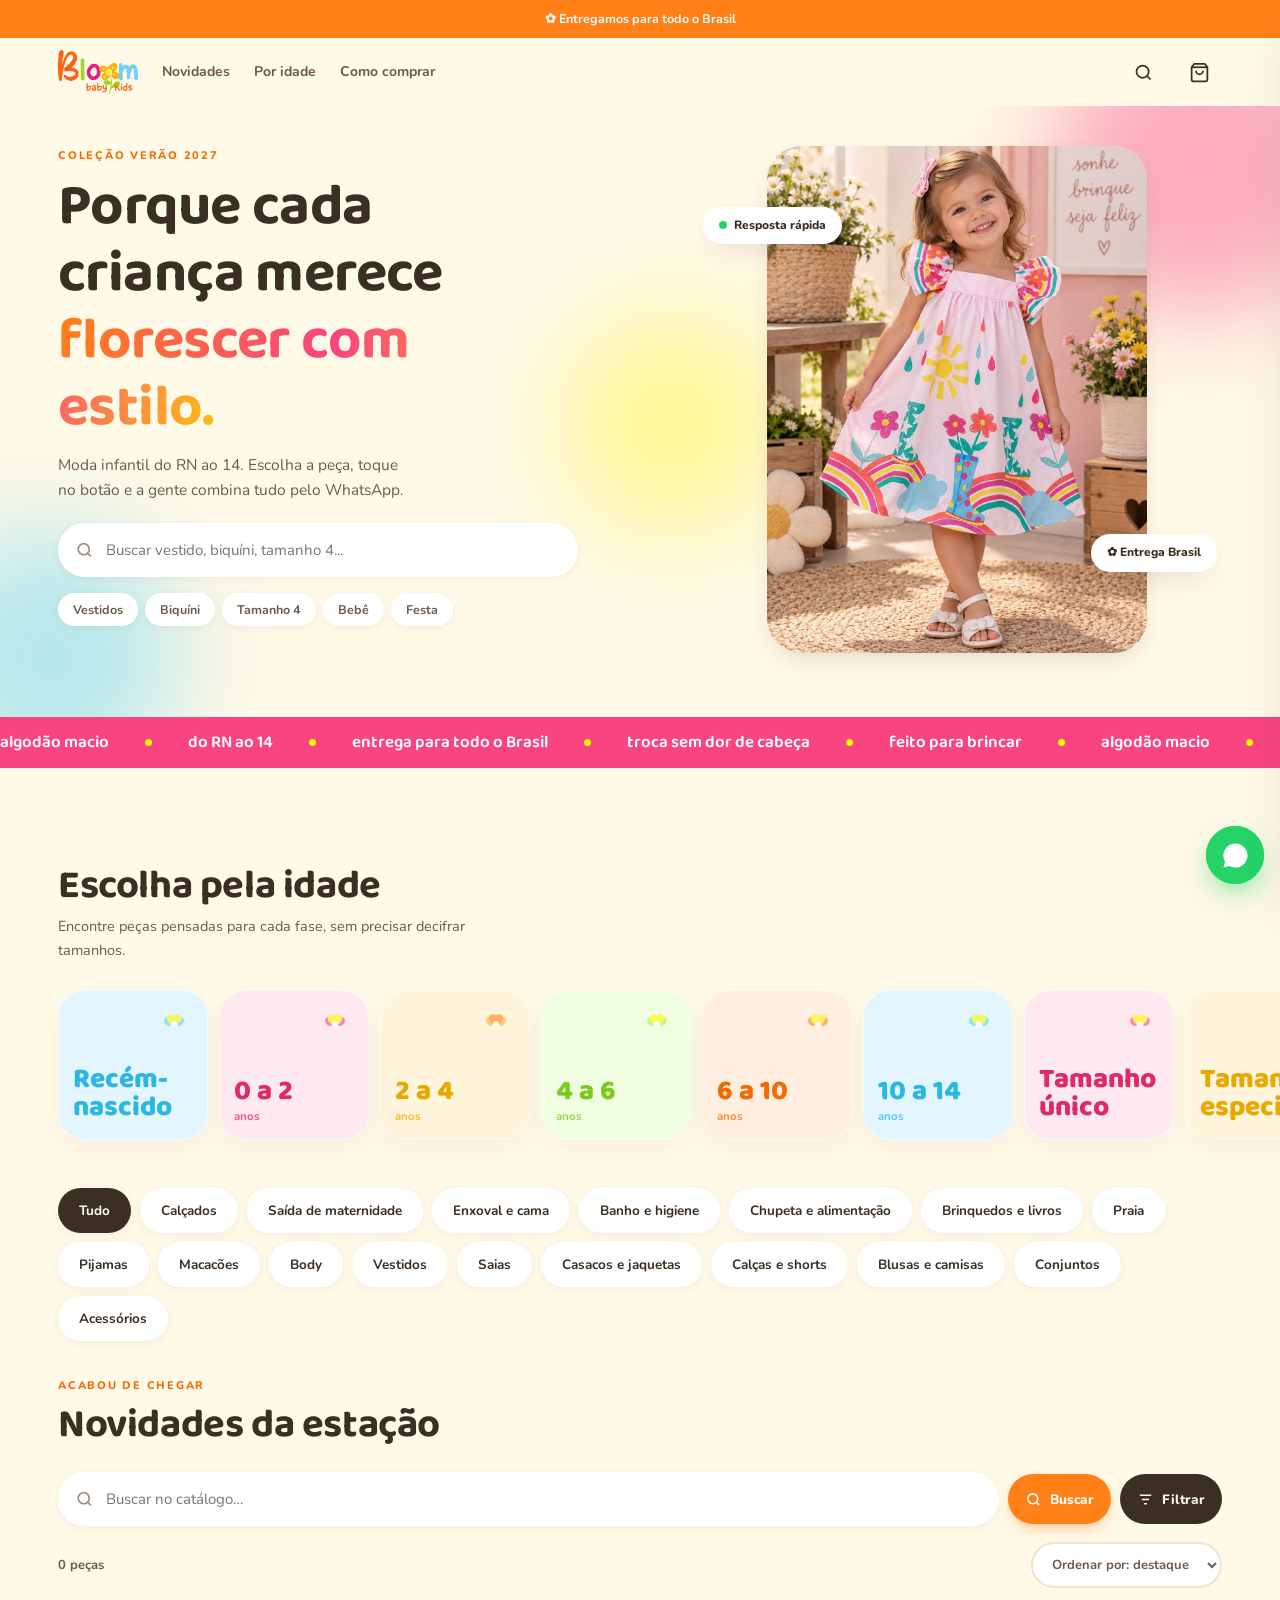
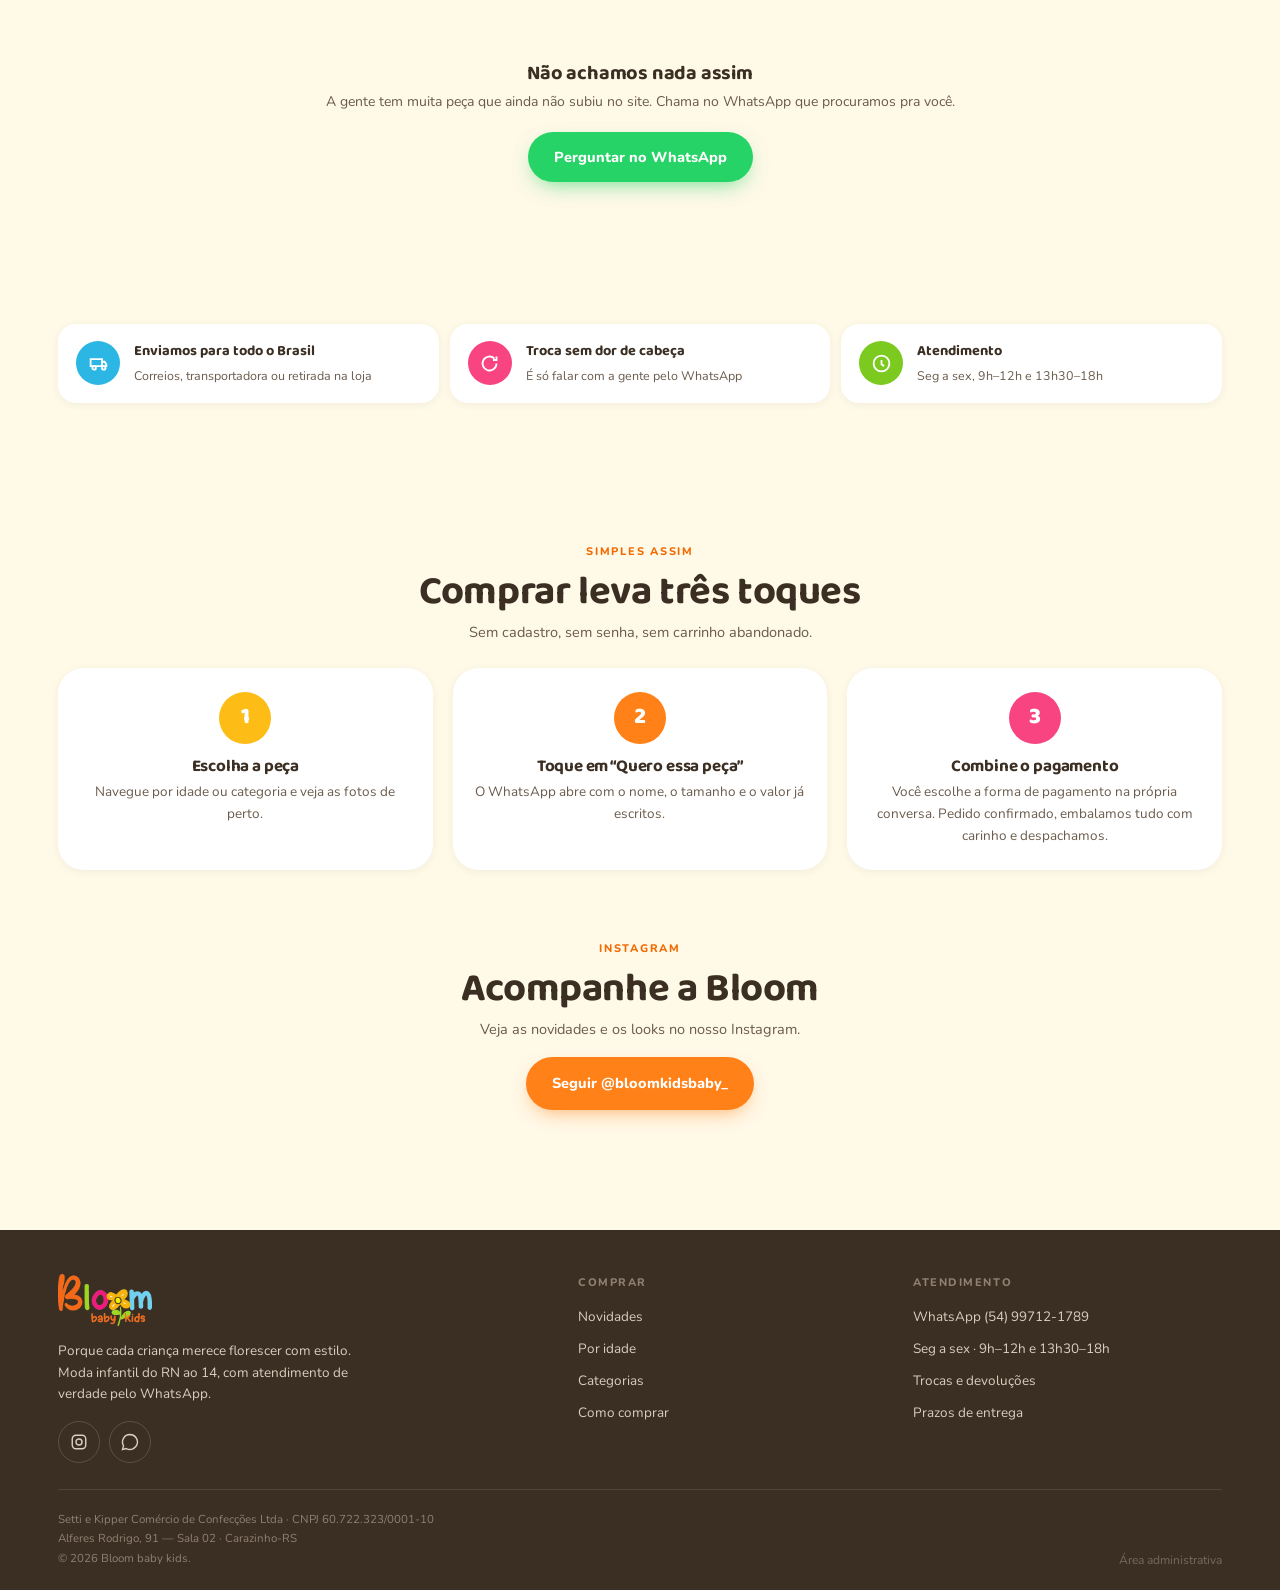
<file: index.html>
<!DOCTYPE html>
<html lang="pt-BR">

<head>
  <meta charset="UTF-8">
  <meta name="viewport" content="width=device-width, initial-scale=1.0, viewport-fit=cover">
  <meta name="theme-color" content="#FFF9E8">
  <meta name="description" content="Bloom Kids, a Bloom baby kids: moda infantil do RN ao 14. Encontre roupas, vestidos, conjuntos, calçados e acessórios em Carazinho e pelo WhatsApp.">
  <meta name="robots" content="index, follow">
  <link rel="canonical" href="https://bloombabyekids.com.br/">
  <meta property="og:type" content="website">
  <meta property="og:locale" content="pt_BR">
  <meta property="og:site_name" content="Bloom baby kids">
  <meta property="og:title" content="Bloom Kids | Bloom baby kids">
  <meta property="og:description" content="Moda infantil do RN ao 14 em Carazinho. Escolha roupas e acessórios e fale com a Bloom pelo WhatsApp.">
  <meta property="og:url" content="https://bloombabyekids.com.br/">
  <link rel="icon" type="image/svg+xml" href="favicon.svg?v=2">
  <link rel="apple-touch-icon" href="favicon.svg?v=2">
  <meta name="twitter:card" content="summary">
  <meta name="twitter:title" content="Bloom Kids | Bloom baby kids">
  <meta name="twitter:description" content="Moda infantil do RN ao 14 em Carazinho, com atendimento pelo WhatsApp.">
  <title>Bloom Kids | Bloom baby kids - Moda infantil</title>
  <script type="application/ld+json">
    {
      "@context": "https://schema.org",
      "@type": "ClothingStore",
      "name": "Bloom baby kids",
      "alternateName": "Bloom Kids",
      "url": "https://bloombabyekids.com.br/",
      "logo": "https://bloombabyekids.com.br/favicon.svg",
      "description": "Moda infantil do RN ao 14, com roupas, calçados e acessórios para crianças.",
      "telephone": "+55 54 99712-1789",
      "address": {
        "@type": "PostalAddress",
        "streetAddress": "Alferes Rodrigo, 91, Sala 02",
        "addressLocality": "Carazinho",
        "addressRegion": "RS",
        "addressCountry": "BR"
      },
      "areaServed": "BR",
      "sameAs": ["https://www.instagram.com/bloomkidsbaby_/"]
    }
  </script>
  <link rel="preconnect" href="https://fonts.googleapis.com">
  <link rel="preconnect" href="https://fonts.gstatic.com" crossorigin>
  <link
    href="https://fonts.googleapis.com/css2?family=Baloo+2:wght@500;600;700;800&family=Nunito:wght@300;400;600;700;800&display=swap"
    rel="stylesheet">
    <link rel="stylesheet" href="css/style.css">
  <script src="js/script.js?v=prod22" defer></script>
</head>

<body>

  <div id="avisos">
    <div class="t">
      <div class="m on">✿ Entregamos para todo o Brasil</div>
      <div class="m">✿ Atendimento de segunda a sexta, 9h–12h e 13h30–18h</div>
      <div class="m">✿ Peça pelo WhatsApp, é só tocar na peça que você gostou</div>
    </div>
  </div>

  <header id="topo">
    <div class="wrap barra">
      <a href="#" class="logo"><img src="logo.png" alt="Bloom baby kids"></a>
      <nav class="nav-links">
        <a href="#vitrine">Novidades</a>
        <a href="#idades">Por idade</a>
        <a href="#comprar">Como comprar</a>
      </nav>
      <div class="esp"></div>
      <button class="ico" id="btBusca" aria-label="Buscar">
        <svg viewBox="0 0 24 24">
          <circle cx="11" cy="11" r="7"></circle>
          <path d="M20 20l-3.5-3.5"></path>
        </svg>
      </button>
      <button class="ico" id="btFav" aria-label="Sua Sacola" title="Sua Sacola">
        <svg viewBox="0 0 24 24" fill="none" stroke="currentColor" stroke-width="2">
          <path d="M6 2L3 6v14a2 2 0 0 0 2 2h14a2 2 0 0 0 2-2V6l-3-4z"></path>
          <line x1="3" y1="6" x2="21" y2="6"></line>
          <path d="M16 10a4 4 0 0 1-8 0"></path>
        </svg>
        <span class="selo" id="seloFav">0</span>
      </button>
      <button class="ico burguer" id="btMenu" aria-label="Menu">
        <svg viewBox="0 0 24 24">
          <path d="M4 7h16M4 12h16M4 17h16"></path>
        </svg>
      </button>
    </div>
  </header>

  <nav class="menu" id="menu">
    <div class="topo">
      <img src="logo.png" alt="Bloom baby kids">
      <button class="ico" id="fecharMenu" aria-label="Fechar">
        <svg viewBox="0 0 24 24">
          <path d="M6 6l12 12M18 6L6 18"></path>
        </svg>
      </button>
    </div>
    <a href="#vitrine">Novidades</a>
    <a href="#idades">Por idade</a>
    <a href="#categorias">Categorias</a>
    <a href="#comprar">Como comprar</a>
    <a href="#contato">Fale com a gente</a>
    <div class="pe">
      <button class="b b-wa b-cheio" onclick="wa('Olá! Estou no site da Bloom 🌼')">
        <svg viewBox="0 0 24 24" style="width:19px;height:19px;fill:#fff">
          <path d="M12 2a10 10 0 0 0-8.6 15.1L2 22l5-1.3A10 10 0 1 0 12 2z"></path>
        </svg>
        Falar no WhatsApp
      </button>
      <p>Seg a sex · 9h–12h e 13h30–18h</p>
    </div>
  </nav>

  <div class="capa">
    <div class="bolhas"><span class="bolha b1"></span><span class="bolha b2"></span><span class="bolha b3"></span></div>
    <div class="wrap capa-in">
      <div>
        <div class="olho rv" id="colecaoHero">Coleção Verão 2027</div>
        <h1 class="rv d1">Porque cada criança merece <span class="g">florescer com estilo.</span></h1>
        <p class="lead rv d2">Moda infantil do RN ao 14. Escolha a peça, toque no botão e a gente combina tudo pelo
          WhatsApp.</p>
        <div class="busca rv d3">
          <div class="campo">
            <svg viewBox="0 0 24 24">
              <circle cx="11" cy="11" r="7" />
              <path d="M20 20l-3.5-3.5" />
            </svg>
            <input type="text" id="buscaHero" placeholder="Buscar vestido, biquíni, tamanho 4..." autocomplete="off">
            <button class="limpaX" aria-label="Limpar busca">✕</button>
            <div class="auto" id="autoHero"></div>
          </div>
        </div>
        <div class="sugestoes rv d4" id="sugestoes"></div>
      </div>
      <div class="capa-foto rv d3">
        <div class="moldura"><img id="bannerImg" src="destaque.jpeg" alt="Vestido Margarida Neon"></div>
        <span class="etiq e1"><span class="pt"></span> Resposta rápida</span>
        <span class="etiq e2">✿ Entrega Brasil</span>
      </div>
    </div>
  </div>

  <div class="faixa">
    <div class="corre">
      <span>algodão macio <i></i> do RN ao 14 <i></i> entrega para todo o Brasil <i></i> troca sem dor de cabeça <i></i>
        feito para brincar <i></i></span>
      <span>algodão macio <i></i> do RN ao 14 <i></i> entrega para todo o Brasil <i></i> troca sem dor de cabeça <i></i>
        feito para brincar <i></i></span>
    </div>
  </div>

  <section id="idades" style="padding-bottom:12px">
    <div class="wrap">
      <div class="cab">
        <div class="olho rv">Encontre rápido</div>
        <h2 class="rv d1">Escolha pela idade</h2>
        <p class="rv d2">Encontre peças pensadas para cada fase, sem precisar decifrar tamanhos.</p>
      </div>
    </div>
    <div class="wrap">
      <div class="rolo">
        <div class="idades rv d2" id="listaIdades"></div>
      </div>
    </div>
  </section>

  <section id="categorias" style="padding-top:22px;padding-bottom:16px">
    <div class="wrap">
      <div class="rolo">
        <div class="cats rv" id="cats"></div>
      </div>
    </div>
  </section>

  <section id="vitrine" style="padding-top:14px">
    <div class="wrap">
      <div class="cab">
        <div class="olho rv">Acabou de chegar</div>
        <h2 class="rv d1">Novidades da estação</h2>
      </div>
      <div class="barra-vit">
        <div class="campo">
          <svg viewBox="0 0 24 24">
            <circle cx="11" cy="11" r="7" />
            <path d="M20 20l-3.5-3.5" />
          </svg>
          <input type="text" id="buscaVit" placeholder="Buscar no catálogo…" autocomplete="off">
          <button class="limpaX" aria-label="Limpar busca">✕</button>
          <div class="auto" id="autoVit"></div>
        </div>
        <button class="bt-buscar" id="btExecBusca" aria-label="Buscar">
          <svg viewBox="0 0 24 24">
            <circle cx="11" cy="11" r="7" />
            <path d="M20 20l-3.5-3.5" />
          </svg>
          <span>Buscar</span>
        </button>
        <button class="bt-filtro" id="btFiltro">
          <svg viewBox="0 0 24 24">
            <path d="M4 6h16M7 12h10M10 18h4" />
          </svg>
          <span>Filtrar</span><span class="nf" id="nFiltro">0</span>
        </button>
      </div>
      <div class="ativos" id="ativos"></div>
      <div class="filtros">
        <span class="conta" id="conta"></span>
        <div style="flex:1"></div>
        <select class="ordena" id="ordena">
          <option value="rel">Ordenar por: destaque</option>
          <option value="asc">Menor preço</option>
          <option value="desc">Maior preço</option>
          <option value="novo">Novidades primeiro</option>
        </select>
      </div>
      <div class="grade" id="grade"></div>
      <div class="maisvit" id="maisVit"></div>

    </div>
    </div>
  </section>

  <section style="padding-top:16px">
    <div class="wrap">
      <div class="conf">
        <div class="ci rv"><span class="cir" style="background:var(--azul-d)">
            <svg viewBox="0 0 24 24">
              <path d="M3 7h13v8H3zM16 10h3l2 3v2h-5z"></path>
              <circle cx="7" cy="17" r="2"></circle>
              <circle cx="18" cy="17" r="2"></circle>
            </svg></span>
          <div><b>Enviamos para todo o Brasil</b><span>Correios, transportadora ou retirada na loja</span></div>
        </div>
        <div class="ci rv d1"><span class="cir" style="background:var(--rosa)">
            <svg viewBox="0 0 24 24">
              <path d="M20 12a8 8 0 1 1-2.3-5.6M20 4v4h-4"></path>
            </svg></span>
          <div><b>Troca sem dor de cabeça</b><span>É só falar com a gente pelo WhatsApp</span></div>
        </div>
        <div class="ci rv d2"><span class="cir" style="background:var(--verde-d)">
            <svg viewBox="0 0 24 24">
              <path d="M12 8v5l3 2"></path>
              <circle cx="12" cy="12" r="9"></circle>
            </svg></span>
          <div><b>Atendimento</b><span>Seg a sex, 9h–12h e 13h30–18h</span></div>
        </div>
      </div>
    </div>
  </section>

  <section id="comprar">
    <div class="wrap">
      <div class="cab" style="text-align:center">
        <div class="olho rv">Simples assim</div>
        <h2 class="rv d1">Comprar leva três toques</h2>
        <p class="rv d2" style="margin:6px auto 0">Sem cadastro, sem senha, sem carrinho abandonado.</p>
      </div>
      <div class="passos">
        <div class="passo rv d1">
          <div class="n" style="background:var(--ambar)">1</div>
          <h4>Escolha a peça</h4>
          <p>Navegue por idade ou categoria e veja as fotos de perto.</p>
        </div>
        <div class="passo rv d2">
          <div class="n" style="background:var(--laranja)">2</div>
          <h4>Toque em “Quero essa peça”</h4>
          <p>O WhatsApp abre com o nome, o tamanho e o valor já escritos.</p>
        </div>
        <div class="passo rv d3">
          <div class="n" style="background:var(--rosa)">3</div>
          <h4>Combine o pagamento</h4>
          <p>Você escolhe a forma de pagamento na própria conversa. Pedido confirmado, embalamos tudo com carinho e despachamos.</p>
        </div>
      </div>
    </div>
  </section>

  <section style="padding-top:0">
    <div class="wrap">
      <div class="cab" style="text-align:center">
        <div class="olho rv">Instagram</div>
        <h2 class="rv d1">Acompanhe a Bloom</h2>
        <p class="rv d2" style="margin:6px auto 16px">Veja as novidades e os looks no nosso Instagram.</p>
        <a class="b b-laranja rv d2" href="https://www.instagram.com/bloomkidsbaby_/" target="_blank" rel="noopener noreferrer">
          Seguir @bloomkidsbaby_
        </a>
      </div>
    </div>
  </section>

  <footer id="contato">
    <div class="wrap">
      <div class="fg">
        <div>
          <img src="logo.png" alt="Bloom baby kids" class="logo-f">
          <p style="font-size:13.5px;max-width:300px">Porque cada criança merece florescer com estilo.
            Moda infantil do RN ao 14, com atendimento de verdade pelo WhatsApp.</p>
          <div class="redes">
            <a href="https://www.instagram.com/bloomkidsbaby_/" target="_blank" rel="noopener noreferrer" title="Instagram"><svg viewBox="0 0 24 24">
                <rect x="3" y="3" width="18" height="18" rx="5"></rect>
                <circle cx="12" cy="12" r="4"></circle>
                <path d="M17.5 6.5v.01"></path>
              </svg></a>
            <a href="#" onclick="wa('Olá! Vim pelo site 🌼');return false" title="WhatsApp"><svg viewBox="0 0 24 24">
                <path d="M12 2a10 10 0 0 0-8.6 15.1L2 22l5-1.3A10 10 0 1 0 12 2z"></path>
              </svg></a>
          </div>
        </div>
        <div>
          <h5>Comprar</h5>
          <ul>
            <li><a href="#vitrine">Novidades</a></li>
            <li><a href="#idades">Por idade</a></li>
            <li><a href="#categorias">Categorias</a></li>
            <li><a href="#comprar">Como comprar</a></li>
          </ul>
        </div>
        <div>
          <h5>Atendimento</h5>
          <ul>
            <li><a href="#" onclick="wa('Olá! Tenho uma dúvida 🌼');return false">WhatsApp (54) 99712-1789</a></li>
            <li><a href="#" onclick="return false">Seg a sex · 9h–12h e 13h30–18h</a></li>
            <li><a href="#" onclick="wa('Olá! Gostaria de saber como funcionam as trocas e devoluções 🌼');return false">Trocas e devoluções</a></li>
            <li><a href="#" onclick="wa('Olá! Gostaria de saber sobre os prazos de entrega 🌼');return false">Prazos de entrega</a></li>
          </ul>
        </div>
      </div>
      <div class="fb">
        <div>
          Setti e Kipper Comércio de Confecções Ltda · CNPJ 60.722.323/0001-10<br>
          Alferes Rodrigo, 91 — Sala 02 · Carazinho-RS<br>
          © 2026 Bloom baby kids.
        </div>
        <button class="acesso-admin" type="button" onclick="window.location.href='bloom-painel.html'">Área administrativa</button>
      </div>
    </div>
  </footer>

  <div class="tela" id="tela">
    <div class="ficha" id="ficha">
      <span class="puxa"><i></i></span>
      <button class="fechar" onclick="fecharFicha()" aria-label="Fechar">
        <svg viewBox="0 0 24 24">
          <path d="M6 6l12 12M18 6L6 18"></path>
        </svg>
      </button>
      <div class="ficha-scroll" id="fichaScroll">
        <div class="f-foto">
          <div class="f-palco" id="fPalco"></div>
        </div>
        <div class="f-corpo">
          <div class="olho" id="fCat"></div>
          <h3 id="fNome"></h3>
          <div class="f-preco"><span class="ag" id="fPreco"></span><span class="an" id="fAntigo"></span></div>
          <p class="f-desc" id="fDesc"></p>
          <div class="rot">
            <span>Tamanho</span>
            <button type="button" class="bt-duvida-tam" onclick="wa('Olá! Preciso de ajuda para escolher o tamanho 🌼')">
              <svg viewBox="0 0 24 24" width="14" height="14" fill="none" stroke="currentColor" stroke-width="2.2">
                <circle cx="12" cy="12" r="9" />
                <path d="M9.09 9a3 3 0 0 1 5.83 1c0 2-3 3-3 3" />
                <path d="M12 17h.01" />
              </svg>
              Dúvidas no tamanho?
            </button>
          </div>
          <div class="tams" id="fTams"></div>
          <div class="disp" id="fDisp"></div>
          <div class="f-botoes">
            <button class="b b-rosa b-cheio" id="fFav">&nbsp; Adicionar à Sacola</button>
            <button class="b b-wa b-cheio" id="fWa">
              <svg viewBox="0 0 24 24" style="width:20px;height:20px;fill:#fff">
                <path d="M12 2a10 10 0 0 0-8.6 15.1L2 22l5-1.3A10 10 0 1 0 12 2z"></path>
              </svg>
              Comprar só essa no WhatsApp
            </button>
          </div>
          <div class="previa">
            <div class="cap">Mensagem que vai para o WhatsApp</div>
            <div class="bolha-wa" id="fBolha"></div>
          </div>
          <div class="vant">
            <div><svg viewBox="0 0 24 24">
                <path d="M3 7h13v8H3zM16 10h3l2 3v2h-5z"></path>
                <circle cx="7" cy="17" r="2"></circle>
                <circle cx="18" cy="17" r="2"></circle>
              </svg> Enviamos para todo o Brasil</div>
            <div><svg viewBox="0 0 24 24">
                <path d="M4 8h16v12H4zM4 8l2-4h12l2 4M12 8v12"></path>
              </svg> Embalagem caprichada, sem custo</div>
            <div><svg viewBox="0 0 24 24">
                <path d="M20 12a8 8 0 1 1-2.3-5.6M20 4v4h-4"></path>
              </svg> Troca combinada pelo WhatsApp</div>
          </div>
        </div>
      </div>
    </div>
  </div>

  <div class="tela-f" id="telaF">
    <div class="folha-f">
      <div class="fh">
        <h3>Filtrar</h3>
        <button class="ico" id="fecharF" aria-label="Fechar">
          <svg viewBox="0 0 24 24">
            <path d="M6 6l12 12M18 6L6 18" />
          </svg>
        </button>
      </div>
      <div class="fc" id="folhaCorpo"></div>
      <div class="ff">
        <button class="b b-linha" id="limparF">Limpar</button>
        <button class="b b-laranja" id="verN" style="flex:1">Ver peças</button>
      </div>
    </div>
  </div>

  <aside class="gaveta" id="gaveta">
    <div class="g-topo">
      <div>
        <h3>Sua Sacola</h3>
        <p id="gConta">sua sacola está vazia</p>
      </div>
      <button class="ico" onclick="fecharGaveta()" aria-label="Fechar">
        <svg viewBox="0 0 24 24">
          <path d="M6 6l12 12M18 6L6 18"></path>
        </svg>
      </button>
    </div>
    <div class="g-corpo" id="gCorpo"></div>
    <div class="g-pe">
      <div class="g-total"><span>Total do pedido</span><b id="gTotal">R$ 0,00</b></div>
      <button class="b b-wa b-cheio" id="gWa">Finalizar pedido no WhatsApp</button>
    </div>
  </aside>

  <button class="fab" id="fab" onclick="wa('Olá! Estou no site da Bloom e queria tirar uma dúvida 🌼')"
    aria-label="WhatsApp">
    <span class="anel"></span>
    <svg viewBox="0 0 24 24">
      <path d="M12 2a10 10 0 0 0-8.6 15.1L2 22l5-1.3A10 10 0 1 0 12 2z"></path>
    </svg>
  </button>

  <div class="cortina" id="cortina"></div>
  <div class="aviso" id="aviso"></div>
</body>

</html>
</file>
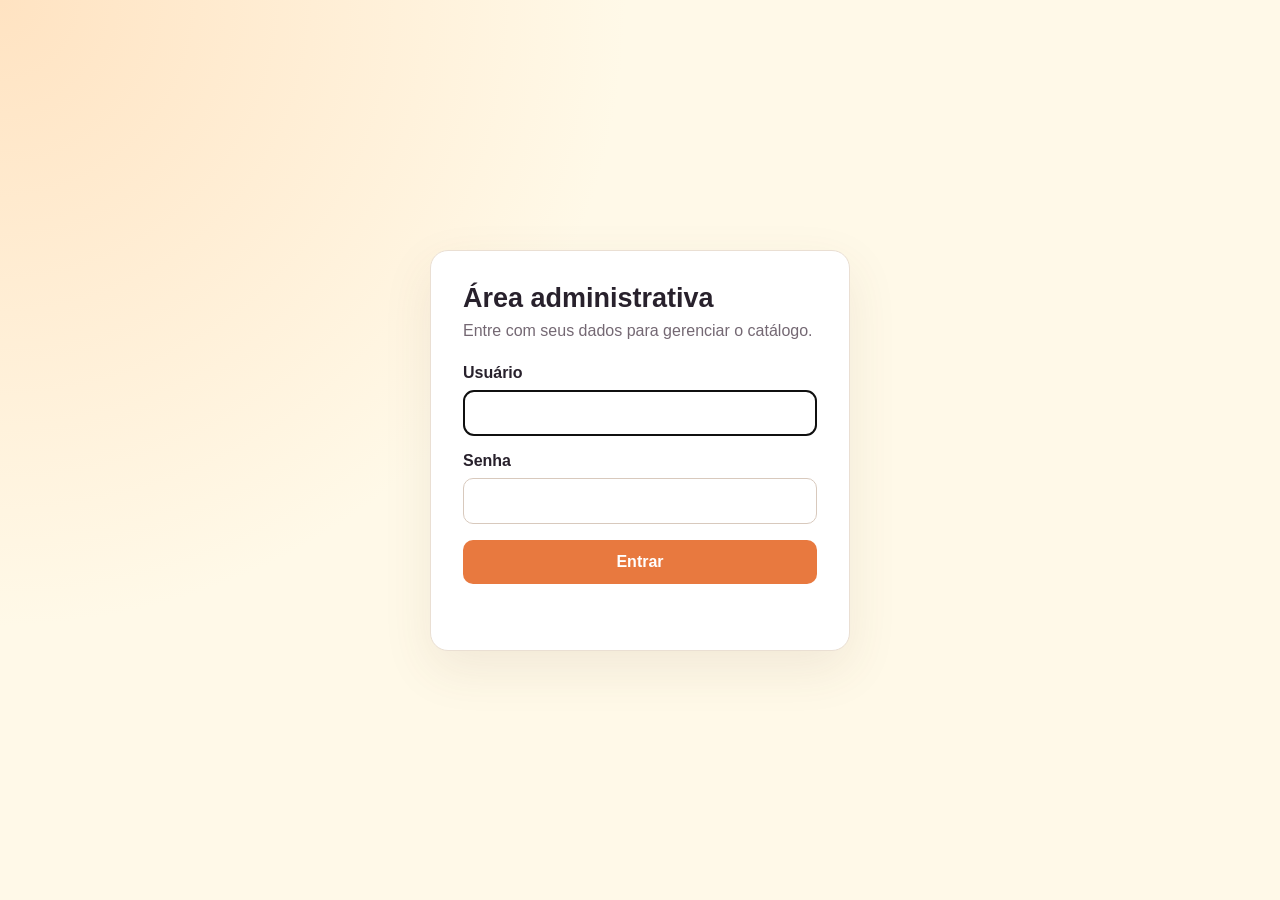
<file: admin-login.html>
<!DOCTYPE html>
<html lang="pt-BR">
<head>
<meta charset="UTF-8">
<meta name="viewport" content="width=device-width, initial-scale=1.0">
<meta name="robots" content="noindex, nofollow">
<title>Bloom baby kids · Acesso administrativo</title>
<style>
  :root { font-family: Nunito, Arial, sans-serif; color: #28212c; background: #fff9e8; }
  * { box-sizing: border-box; }
  body { min-height: 100vh; margin: 0; display: grid; place-items: center; padding: 24px; background: radial-gradient(circle at top left, #ffe3c2, transparent 40%), #fff9e8; }
  main { width: min(100%, 420px); padding: 32px; background: #fff; border: 1px solid #eadfd3; border-radius: 18px; box-shadow: 0 18px 50px #6f4e3218; }
  h1 { margin: 0 0 8px; font-size: 27px; }
  p { margin: 0 0 24px; color: #746873; }
  label { display: block; margin-bottom: 8px; font-weight: 800; }
  input { width: 100%; padding: 13px 14px; border: 1px solid #d8c9bd; border-radius: 10px; font: inherit; }
  button { width: 100%; margin-top: 16px; padding: 13px 16px; border: 0; border-radius: 10px; color: #fff; background: #e8793f; font: inherit; font-weight: 800; cursor: pointer; }
  .erro { min-height: 22px; margin-top: 12px; color: #b44032; font-weight: 700; }
</style>
</head>
<body>
<main>
  <h1>Área administrativa</h1>
  <p>Entre com seus dados para gerenciar o catálogo.</p>
  <form id="loginForm">
    <label for="usuario">Usuário</label>
    <input id="usuario" type="text" autocomplete="username" required autofocus>
    <label for="senha" style="margin-top: 16px">Senha</label>
    <input id="senha" type="password" autocomplete="current-password" required autofocus>
    <button type="submit">Entrar</button>
    <div class="erro" id="erro" role="alert"></div>
  </form>
</main>
<script>
  const form = document.getElementById('loginForm');
  const erro = document.getElementById('erro');
  form.addEventListener('submit', async event => {
    event.preventDefault();
    erro.textContent = '';
    try {
      const resposta = await fetch('api/auth.php', {
        method: 'POST',
        headers: { 'Content-Type': 'application/json' },
        body: JSON.stringify({
          usuario: document.getElementById('usuario').value,
          senha: document.getElementById('senha').value
        })
      });
      const dados = await resposta.json();
      if (!resposta.ok) throw new Error(dados.erro || 'Não foi possível entrar.');
      window.location.replace('bloom-painel.html');
    } catch (error) {
      erro.textContent = error.message;
    }
  });
</script>
</body>
</html>
</file>
<file: css/style.css>
/* ============================================================
   BLOOM BABY KIDS — vitrine
   Paleta oficial da marca
   ============================================================ */
/* ============================================================
   BLOOM BABY KIDS — ESTILOS PRINCIPAIS (style.css)
   ============================================================ */

/* ==================== 1. VARIÁVEIS / TOKENS (:root) ==================== */
    :root {
      --h-header: 52px;
      --creme: #FFF9E8;
      --creme-2: #FFF3D8;
      --branco: #FFFFFF;
      --tinta: #3B2E23;
      --tinta-suave: #6B5B4C;
      --tenue: #A0917F;
      --linha: #F0E4CE;

      --azul: #59D1F2;
      --verde: #A7F54F;
      --amarelo: #FFF700;
      --ambar: #FDBC16;
      --laranja: #FF8118;
      --rosa: #F84481;

      --azul-d: #2BB6E3;
      --verde-d: #7CC91F;
      --ambar-d: #E9A800;
      --laranja-d: #F26A00;
      --rosa-d: #DE2A68;

      --wa: #25D366;
      --wa-d: #1BAE52;

      --r: 18px;
      --r-lg: 26px;
      --r-xl: 34px;
      --s1: 0 2px 8px rgba(59, 46, 35, .06);
      --s2: 0 10px 28px -10px rgba(59, 46, 35, .20);
      --s3: 0 26px 56px -18px rgba(59, 46, 35, .30);
      --disp: 'Baloo 2', 'Nunito', system-ui, sans-serif;
      --txt: 'Nunito', -apple-system, BlinkMacSystemFont, 'Segoe UI', sans-serif;
      --e: cubic-bezier(.22, 1, .36, 1);
    }


/* ==================== 2. RESET & BASE ==================== */
    * {
      margin: 0;
      padding: 0;
      box-sizing: border-box;
      -webkit-tap-highlight-color: transparent
    }

    html {
      scroll-behavior: smooth;
      scroll-padding-top: 78px;
      -webkit-text-size-adjust: 100%
    }

    body {
      font-family: var(--txt);
      background: var(--creme);
      color: var(--tinta);
      font-size: 15px;
      line-height: 1.6;
      -webkit-font-smoothing: antialiased;
      overflow-x: hidden;
    }

    body.trava {
      overflow: hidden
    }

    img,
    svg {
      display: block;
      max-width: 100%
    }

    button {
      font-family: inherit;
      border: none;
      background: none;
      cursor: pointer;
      color: inherit
    }

    a {
      color: inherit;
      text-decoration: none;
      cursor: pointer
    }

    input,
    select {
      font-family: inherit
    }

    ::selection {
      background: var(--amarelo)
    }

    ::-webkit-scrollbar {
      width: 10px;
      height: 8px
    }

    ::-webkit-scrollbar-button,
    ::-webkit-scrollbar-button:start:decrement,
    ::-webkit-scrollbar-button:end:increment,
    ::-webkit-scrollbar-button:vertical:start:decrement,
    ::-webkit-scrollbar-button:vertical:end:increment {
      display: none !important;
      width: 0 !important;
      height: 0 !important;
    }

    ::-webkit-scrollbar-track {
      background: transparent
    }

    ::-webkit-scrollbar-thumb {
      background: #D6C4A8;
      border-radius: 99px;
      border: 2px solid transparent;
      background-clip: content-box;
    }

    ::-webkit-scrollbar-thumb:hover {
      background: #C4AF91;
      border: 2px solid transparent;
      background-clip: content-box;
    }


/* ==================== 5. LAYOUT & GRID ==================== */
    .wrap {
      max-width: 1200px;
      margin: 0 auto;
      padding: 0 18px
    }


/* ==================== 3. TIPOGRAFIA ==================== */
    h1,
    h2,
    h3,
    h4 {
      font-family: var(--disp);
      font-weight: 700;
      line-height: 1.15;
      letter-spacing: -.01em
    }

    h2 {
      font-size: clamp(25px, 6vw, 40px)
    }

    .olho {
      font-size: 11px;
      letter-spacing: .16em;
      text-transform: uppercase;
      font-weight: 800;
      color: var(--laranja-d)
    }

    .lead {
      color: var(--tinta-suave);
      font-weight: 400
    }


/* ==================== 4. BOTÕES ==================== */
    /* ---------- botões ---------- */
    .b {
      display: inline-flex;
      align-items: center;
      justify-content: center;
      gap: 9px;

      padding: 15px 26px;
      border-radius: 99px;
      font-weight: 800;
      font-size: 14.5px;
      transition: transform .35s var(--e), box-shadow .35s var(--e), background .25s;
      position: relative;
      overflow: hidden;
      min-height: 48px;
    }

    .b:active {
      transform: scale(.96)
    }

    .b-laranja {
      background: var(--laranja);
      color: #fff;
      box-shadow: 0 8px 20px -8px rgba(255, 129, 24, .7)
    }

    .b-laranja:hover {
      background: var(--laranja-d);
      transform: translateY(-2px)
    }

    .b-rosa {
      background: var(--rosa);
      color: #fff;
      box-shadow: 0 8px 20px -8px rgba(248, 68, 129, .7)
    }

    .b-rosa:hover {
      background: var(--rosa-d);
      transform: translateY(-2px)
    }

    .b-wa {
      background: var(--wa);
      color: #fff;
      box-shadow: 0 8px 22px -8px rgba(37, 211, 102, .75)
    }

    .b-wa:hover {
      background: var(--wa-d);
      transform: translateY(-2px)
    }

    .b-linha {
      border: 2px solid var(--linha);
      background: var(--branco);
      color: var(--tinta)
    }

    .b-linha:hover {
      border-color: var(--ambar);
      transform: translateY(-2px)
    }

    .b-cheio {
      width: 100%
    }

    .rip {
      position: absolute;
      border-radius: 50%;
      background: rgba(255, 255, 255, .45);
      transform: scale(0);
      animation: rip .6s linear;
      pointer-events: none
    }

    .b-linha .rip {
      background: rgba(59, 46, 35, .10)
    }

    @keyframes rip {
      to {
        transform: scale(3);
        opacity: 0
      }
    }

    /* ---------- barra de avisos ---------- */
    #avisos {
      background: var(--laranja);
      color: #fff;
      height: 38px;
      overflow: hidden;
      position: relative;
      display: flex;
      align-items: center;
      justify-content: center;
      font-size: 12.5px;
      font-weight: 700;
    }

    #avisos .t {
      position: relative;
      width: 100%;
      height: 38px;
      max-width: 600px
    }

    #avisos .m {
      position: absolute;
      inset: 0;
      display: flex;
      align-items: center;
      justify-content: center;
      gap: 8px;
      opacity: 0;
      transform: translateY(100%);
      transition: all .55s var(--e);
      white-space: nowrap;
      padding: 0 12px;
    }

    #avisos .m.on {
      opacity: 1;
      transform: none
    }

    #avisos .m.out {
      opacity: 0;
      transform: translateY(-100%)
    }


/* ==================== 6. COMPONENTES ==================== */
    /* ---------- topo ---------- */
    header {
      position: sticky;
      top: 0;
      z-index: 60;
      background: rgba(255, 249, 232, .92);
      backdrop-filter: blur(14px) saturate(1.4);
      transition: box-shadow .4s, padding .4s;
      padding: 11px 0;
    }

    header.fixo {
      box-shadow: 0 1px 0 var(--linha), 0 10px 26px -22px rgba(59, 46, 35, .6);
      padding: 8px 0
    }

    .barra {
      display: flex;
      align-items: center;
      gap: 10px
    }

    .logo img {
      height: 44px;
      width: auto;
      transition: height .4s var(--e)
    }

    header.fixo .logo img {
      height: 36px
    }

    .nav-links {
      display: none;
      gap: 24px;
      margin-left: 14px
    }

    .nav-links a {
      font-weight: 700;
      font-size: 14px;
      color: var(--tinta-suave);
      position: relative;
      padding: 4px 0
    }

    .nav-links a::after {
      content: '';
      position: absolute;
      left: 0;
      bottom: 0;
      height: 3px;
      width: 100%;
      border-radius: 9px;
      background: var(--ambar);
      transform: scaleX(0);
      transform-origin: left;
      transition: transform .35s var(--e)
    }

    .nav-links a:hover {
      color: var(--tinta)
    }

    .nav-links a:hover::after {
      transform: scaleX(1)
    }

    .esp {
      flex: 1
    }

    .ico {
      width: 46px;
      height: 46px;
      border-radius: 50%;
      display: grid;
      place-items: center;
      position: relative;
      transition: background .25s, transform .3s var(--e);
      flex: none;
    }

    .ico:hover {
      background: var(--creme-2);
      transform: translateY(-2px)
    }

    .ico svg {
      width: 21px;
      height: 21px;
      stroke: var(--tinta);
      stroke-width: 2;
      fill: none
    }

    .selo {
      position: absolute;
      top: 5px;
      right: 3px;
      min-width: 19px;
      height: 19px;
      padding: 0 5px;
      border-radius: 99px;
      background: var(--rosa);
      color: #fff;
      font-size: 11px;
      font-weight: 800;
      display: grid;
      place-items: center;
      transform: scale(0);
      transition: transform .35s var(--e);
    }

    .selo.on {
      transform: scale(1)
    }

    .selo.pulo {
      animation: pulo .45s var(--e)
    }

    @keyframes pulo {

      0%,
      100% {
        transform: scale(1)
      }

      45% {
        transform: scale(1.45)
      }
    }

    /* ---------- revelar ---------- */
    .rv {
      opacity: 0;
      transform: translateY(22px);
      transition: opacity .8s var(--e), transform .8s var(--e)
    }

    .rv.in {
      opacity: 1;
      transform: none
    }

    .rv.d1 {
      transition-delay: .08s
    }

    .rv.d2 {
      transition-delay: .16s
    }

    .rv.d3 {
      transition-delay: .24s
    }

    .rv.d4 {
      transition-delay: .32s
    }

    .rv.d5 {
      transition-delay: .4s
    }

    /* ---------- capa ---------- */
    .capa {
      position: relative;
      padding: 24px 0 40px
    }

    .bolhas {
      position: absolute;
      inset: 0;
      pointer-events: none;
      z-index: 0;
      overflow: hidden
    }

    .bolha {
      position: absolute;
      border-radius: 50%;
      filter: blur(48px);
      opacity: .42
    }

    .b1 {
      width: 300px;
      height: 300px;
      background: var(--rosa);
      top: -90px;
      right: -70px;
      animation: fl1 15s ease-in-out infinite
    }

    .b2 {
      width: 260px;
      height: 260px;
      background: var(--azul);
      bottom: -70px;
      left: -80px;
      animation: fl2 19s ease-in-out infinite
    }

    .b3 {
      width: 220px;
      height: 220px;
      background: var(--amarelo);
      top: 34%;
      left: 44%;
      opacity: .34;
      animation: fl1 23s ease-in-out infinite reverse
    }

    @keyframes fl1 {
      50% {
        transform: translate(-26px, 28px) scale(1.14)
      }
    }

    @keyframes fl2 {
      50% {
        transform: translate(30px, -22px) scale(1.1)
      }
    }

    .capa-in {
      position: relative;
      z-index: 1
    }

    .capa h1 {
      font-size: clamp(30px, 8.2vw, 54px);
      margin: 10px 0 12px;
      max-width: 14ch
    }

    .capa h1 .g {
      color: var(--rosa-d)
    }

    @supports (-webkit-background-clip:text) or (background-clip:text) {
      .capa h1 .g {
        background: linear-gradient(100deg, var(--laranja), var(--rosa) 55%, var(--ambar));
        -webkit-background-clip: text;
        background-clip: text;
        color: transparent;
      }
    }

    .capa .lead {
      font-size: 15.5px;
      max-width: 40ch;
      margin-bottom: 20px
    }

    /* busca grande */
    .busca {
      position: relative;
      max-width: 520px;
      margin-bottom: 16px;
      display: flex
    }

    /* ---------- campo de busca com sugestões ao vivo ---------- */
    .campo {
      position: relative;
      flex: 1;
      min-width: 0
    }

    .campo>svg {
      position: absolute;
      left: 17px;
      top: 50%;
      transform: translateY(-50%);
      width: 19px;
      height: 19px;
      stroke: var(--tenue);
      stroke-width: 2.2;
      fill: none;
      pointer-events: none;
      z-index: 2
    }

    .campo input {
      width: 100%;
      padding: 15px 44px 15px 46px;
      border-radius: 99px;
      border: 2.5px solid var(--branco);
      background: var(--branco);
      font-size: 15px;
      outline: none;
      box-shadow: var(--s1);
      transition: border-color .25s, box-shadow .25s
    }

    .campo input:focus {
      border-color: var(--ambar);
      box-shadow: 0 0 0 5px rgba(253, 188, 22, .2)
    }

    .limpaX {
      position: absolute;
      right: 8px;
      top: 50%;
      transform: translateY(-50%);
      width: 30px;
      height: 30px;
      border-radius: 50%;
      display: none;
      place-items: center;
      background: var(--creme-2);
      color: var(--tinta-suave);
      font-size: 13px;
      z-index: 2
    }

    .limpaX:hover {
      background: var(--linha)
    }

    .auto {
      position: absolute;
      left: 0;
      right: 0;
      top: calc(100% + 8px);
      background: var(--branco);
      border-radius: 20px;
      box-shadow: var(--s3);
      z-index: 70;
      overflow: hidden;
      max-height: 62vh;
      overflow-y: auto;
      display: none
    }

    .auto.on {
      display: block;
      animation: sobe .2s var(--e)
    }

    @keyframes sobe {
      from {
        opacity: 0;
        transform: translateY(-6px)
      }

      to {
        opacity: 1;
        transform: none
      }
    }

    .ag {
      font-size: 10.5px;
      font-weight: 800;
      letter-spacing: .12em;
      text-transform: uppercase;
      color: var(--tenue);
      padding: 13px 18px 6px
    }

    .ai {
      display: flex;
      align-items: center;
      gap: 11px;
      width: 100%;
      padding: 10px 18px;
      text-align: left;
      transition: background .18s;
      font-size: 14px
    }

    .ai:hover,
    .ai.foco {
      background: var(--creme)
    }

    .ai .pt2 {
      width: 10px;
      height: 10px;
      border-radius: 50%;
      flex: none
    }

    .ai .mini {
      width: 40px;
      height: 52px;
      border-radius: 9px;
      overflow: hidden;
      background: var(--creme-2);
      flex: none;
      position: relative
    }

    .ai .mini img {
      width: 100%;
      height: 100%;
      object-fit: cover
    }

    .ai .mini .ilu {
      position: absolute;
      inset: 0;
      display: grid;
      place-items: center;
      padding: 12%
    }

    .ai .tx {
      flex: 1;
      min-width: 0
    }

    .ai .tx b {
      display: block;
      font-size: 14px;
      font-weight: 700;
      white-space: nowrap;
      overflow: hidden;
      text-overflow: ellipsis
    }

    .ai .tx span {
      font-size: 11.5px;
      color: var(--tenue)
    }

    .ai .pr {
      font-family: var(--disp);
      font-weight: 800;
      font-size: 14px;
      flex: none
    }

    .ai.quis {
      color: var(--laranja-d);
      font-weight: 600
    }

    .ai.quis b {
      color: var(--laranja-d);
      text-decoration: underline
    }

    /* ---------- barra fixa da vitrine ---------- */
    .barra-vit {
      display: flex;
      gap: 9px;
      align-items: center;
      position: sticky;
      top: var(--h-header);
      z-index: 45;
      background: rgba(255, 249, 232, .95);
      padding: 10px 18px;
      margin: 0 -18px 16px;
      border-bottom: 1px solid var(--linha);
      box-shadow: 0 4px 14px -6px rgba(59, 46, 35, .1);
      backdrop-filter: blur(14px) saturate(1.4);
      -webkit-backdrop-filter: blur(14px) saturate(1.4)
    }

    .bt-buscar {
      display: inline-flex;
      align-items: center;
      gap: 8px;
      padding: 14px 17px;
      border-radius: 99px;
      background: var(--laranja);
      color: #fff;
      font-weight: 800;
      font-size: 13.5px;
      flex: none;
      min-height: 50px;
      cursor: pointer;
      transition: transform .25s var(--e), background .2s;
      box-shadow: 0 6px 16px -7px rgba(255, 129, 24, .8)
    }

    .bt-buscar:hover {
      background: var(--laranja-d)
    }

    .bt-buscar:active {
      transform: scale(.96)
    }

    .bt-buscar svg {
      width: 17px;
      height: 17px;
      stroke: currentColor;
      stroke-width: 2.3;
      fill: none
    }

    .bt-filtro {
      display: inline-flex;
      align-items: center;
      gap: 8px;
      padding: 14px 17px;
      border-radius: 99px;
      background: var(--tinta);
      color: var(--creme);
      font-weight: 800;
      font-size: 13.5px;
      flex: none;
      min-height: 50px;
      transition: transform .25s var(--e)
    }

    .bt-filtro:active {
      transform: scale(.96)
    }

    .bt-filtro svg {
      width: 17px;
      height: 17px;
      stroke: currentColor;
      stroke-width: 2.2;
      fill: none
    }

    .bt-filtro .nf {
      display: none;
      place-items: center;
      min-width: 21px;
      height: 21px;
      padding: 0 6px;
      border-radius: 99px;
      background: var(--rosa);
      font-size: 11.5px
    }

    @media(max-width:480px) {

      .bt-buscar span,
      .bt-filtro span {
        display: none
      }

      .bt-buscar,
      .bt-filtro {
        padding: 14px;
        min-width: 46px;
        justify-content: center
      }
    }

    /* ---------- chips do que está filtrado ---------- */
    .ativos {
      display: flex;
      gap: 7px;
      flex-wrap: wrap;
      margin-bottom: 13px
    }

    .ativos:empty {
      display: none
    }

    .chipA {
      display: inline-flex;
      align-items: center;
      gap: 8px;
      padding: 8px 14px;
      border-radius: 99px;
      background: var(--creme-2);
      font-size: 12.5px;
      font-weight: 700;
      transition: all .2s
    }

    .chipA i {
      font-style: normal;
      font-size: 11px;
      opacity: .5
    }

    .chipA:hover {
      background: var(--linha)
    }

    .chipA:hover i {
      opacity: 1
    }

    .chipA.limpar {
      background: transparent;
      color: var(--laranja-d);
      text-decoration: underline
    }

    /* ---------- folha de filtros ---------- */
    .tela-f {
      position: fixed;
      inset: 0;
      z-index: 220;
      background: rgba(59, 46, 35, .5);
      backdrop-filter: blur(5px);
      opacity: 0;
      visibility: hidden;
      transition: all .38s var(--e);
      display: grid;
      place-items: end stretch
    }

    .tela-f.on {
      opacity: 1;
      visibility: visible
    }

    .folha-f {
      background: var(--creme);
      border-radius: 26px 26px 0 0;
      max-height: 88vh;
      display: flex;
      flex-direction: column;
      transform: translateY(100%);
      transition: transform .42s var(--e);
      overflow: hidden
    }

    .tela-f.on .folha-f {
      transform: none
    }

    .fh {
      padding: 19px 20px 13px;
      display: flex;
      justify-content: space-between;
      align-items: center;
      border-bottom: 1.5px solid var(--linha)
    }

    .fh h3 {
      font-size: 21px
    }

    .fc {
      flex: 1;
      overflow-y: auto;
      padding: 2px 20px 10px
    }

    .gf {
      padding: 16px 0;
      border-bottom: 1.5px solid var(--linha)
    }

    .gf:last-child {
      border-bottom: none
    }

    .gf h4 {
      font-size: 11.5px;
      letter-spacing: .1em;
      text-transform: uppercase;
      color: var(--tenue);
      margin-bottom: 11px;
      font-weight: 800
    }

    .ops {
      display: flex;
      gap: 7px;
      flex-wrap: wrap
    }

    .op {
      display: inline-flex;
      align-items: center;
      justify-content: center;
      padding: 11px 16px;
      border-radius: 99px;
      border: 2px solid var(--linha);
      background: var(--branco);
      font-size: 13px;
      font-weight: 700;
      transition: all .2s;
      min-height: 44px
    }

    .op:hover {
      border-color: var(--ambar)
    }

    .op.on {
      background: var(--tinta);
      color: var(--creme);
      border-color: var(--tinta)
    }

    .op.t {
      min-width: 54px
    }

    .ff {
      padding: 14px 20px calc(16px + env(safe-area-inset-bottom));
      border-top: 1.5px solid var(--linha);
      display: flex;
      gap: 10px;
      background: var(--creme)
    }

    .sugestoes {
      display: flex;
      gap: 7px;
      flex-wrap: wrap;
      margin-bottom: 26px
    }

    .sug {
      padding: 8px 15px;
      border-radius: 99px;
      background: var(--branco);
      font-size: 12.5px;
      font-weight: 700;
      color: var(--tinta-suave);
      box-shadow: var(--s1);
      transition: all .25s var(--e);
    }

    .sug:hover {
      color: var(--tinta);
      transform: translateY(-2px);
      box-shadow: var(--s2)
    }

    /* foto da capa */
    .capa-foto {
      position: relative;
      margin-top: 26px
    }

    .moldura {
      border-radius: var(--r-xl);
      overflow: hidden;
      background: var(--branco);
      box-shadow: var(--s2);
      aspect-ratio: 3/4;
      max-width: 340px;
      margin: 0 auto;
      position: relative;
    }

    .moldura img {
      width: 100%;
      height: 100%;
      object-fit: cover
    }

    .etiq {
      position: absolute;
      background: var(--branco);
      border-radius: 99px;
      padding: 9px 16px;
      font-size: 12px;
      font-weight: 800;
      box-shadow: var(--s2);
      display: flex;
      align-items: center;
      gap: 7px;
      z-index: 3;
    }

    .etiq.e1 {
      left: 2%;
      top: 12%;
      animation: bob 6s ease-in-out infinite
    }

    .etiq.e2 {
      right: 1%;
      bottom: 16%;
      animation: bob 7.5s ease-in-out infinite 1s
    }

    @keyframes bob {
      50% {
        transform: translateY(-11px)
      }
    }

    .pt {
      width: 8px;
      height: 8px;
      border-radius: 50%;
      background: var(--wa);
      box-shadow: 0 0 0 0 rgba(37, 211, 102, .6);
      animation: pulsa 2s infinite
    }

    @keyframes pulsa {
      70% {
        box-shadow: 0 0 0 9px rgba(37, 211, 102, 0)
      }

      100% {
        box-shadow: 0 0 0 0 rgba(37, 211, 102, 0)
      }
    }

    /* ---------- faixa rolante ---------- */
    .faixa {
      background: var(--rosa);
      color: #fff;
      padding: 12px 0;
      overflow: hidden;
      white-space: nowrap
    }

    .faixa .corre {
      display: inline-flex;
      gap: 36px;
      animation: corre 30s linear infinite;
      align-items: center
    }

    .faixa span {
      font-family: var(--disp);
      font-size: 17px;
      font-weight: 600;
      display: flex;
      gap: 36px;
      align-items: center
    }

    .faixa i {
      width: 7px;
      height: 7px;
      border-radius: 50%;
      background: var(--amarelo);
      display: inline-block
    }

    @keyframes corre {
      to {
        transform: translateX(-50%)
      }
    }

    /* ---------- seções ---------- */
    section {
      padding: 52px 0
    }

    .cab {
      margin-bottom: 24px
    }

    .cab h2 {
      margin: 8px 0 6px
    }

    .cab p {
      color: var(--tinta-suave);
      font-size: 14.5px;
      max-width: 50ch
    }

    /* ---------- idades ---------- */
    .rolo {
      position: relative
    }

    .rolo::after {
      display: none
    }

    .idades {
      display: flex;
      gap: 11px;
      overflow-x: auto;
      padding: 4px 18px 10px;
      margin: 0 -18px;
      scroll-snap-type: x proximity;
      scrollbar-width: none
    }

    .idades::-webkit-scrollbar {
      display: none
    }

    .idade {
      flex: 0 0 128px;
      scroll-snap-align: start;
      border-radius: var(--r-lg);
      border: 1px solid rgba(255, 255, 255, .65);
      padding: 16px 14px 15px;
      position: relative;
      overflow: hidden;
      transition: transform .4s var(--e), box-shadow .4s var(--e), border-color .4s var(--e);
      text-align: left;
      min-height: 132px;
      display: flex;
      flex-direction: column;
      justify-content: flex-end;
      box-shadow: 0 8px 20px rgba(91, 61, 38, .04);
    }

    .idade:hover {
      transform: translateY(-6px);
      box-shadow: var(--s2)
    }

    .idade:focus-visible {
      outline: 3px solid currentColor;
      outline-offset: 3px;
    }

    .idade.sel {
      border-color: currentColor;
      box-shadow: inset 0 0 0 2px currentColor, var(--s2);
      transform: translateY(-4px)
    }

    .idade .n {
      font-family: var(--disp);
      font-size: 28px;
      font-weight: 800;
      line-height: 1
    }

    .idade .l {
      font-size: 11.5px;
      font-weight: 700;
      opacity: .75;
      margin-top: 2px
    }

    .idade .fl {
      position: absolute;
      right: 13px;
      top: 13px;
      width: 40px;
      height: 40px;
      display: block;
      opacity: .6;
      transition: transform .5s var(--e)
    }

    .idade:hover .fl {
      transform: rotate(26deg) scale(1.18)
    }

    /* ---------- categorias ---------- */
    .cats {
      display: flex;
      gap: 9px;
      overflow-x: auto;
      padding: 4px 18px 10px;
      margin: 0 -18px;
      scrollbar-width: none
    }

    .cats::-webkit-scrollbar {
      display: none
    }

    .cat {
      flex: none;
      padding: 11px 19px;
      border-radius: 99px;
      background: var(--branco);
      font-size: 13.5px;
      font-weight: 700;
      box-shadow: var(--s1);
      transition: all .3s var(--e);
      white-space: nowrap;
      border: 2px solid transparent;
    }

    .cat:hover {
      transform: translateY(-3px);
      box-shadow: var(--s2)
    }

    .cat.on {
      color: #fff
    }

    /* ---------- vitrine ---------- */
    .filtros {
      display: flex;
      align-items: center;
      gap: 10px;
      margin-bottom: 18px;
      flex-wrap: wrap
    }

    .conta {
      font-size: 13px;
      color: var(--tinta-suave);
      font-weight: 700
    }

    .ordena {
      padding: 11px 15px;
      border-radius: 99px;
      border: 2px solid var(--linha);
      background: var(--branco);
      font-size: 13px;
      font-weight: 700;
      color: var(--tinta-suave);
      cursor: pointer;
      min-height: 44px;
    }

    .grade {
      display: grid;
      grid-template-columns: repeat(2, 1fr);
      gap: 26px 13px
    }

    .card {
      position: relative;
      cursor: pointer;
      text-decoration: none;
      opacity: 0;
      transform: translateY(16px);
      transition: opacity .5s var(--e), transform .5s var(--e)
    }

    .card.ver {
      opacity: 1;
      transform: none
    }

    .foto {
      position: relative;
      border-radius: var(--r-lg);
      overflow: hidden;
      aspect-ratio: 3/4;
      background: var(--branco);
      margin-bottom: 11px;
      box-shadow: var(--s1);
      transition: transform .35s var(--e), box-shadow .35s var(--e);
    }

    .card:hover .foto {
      transform: translateY(-5px);
      box-shadow: var(--s2)
    }

    .card:active .foto {
      transform: scale(.985)
    }

    .foto img {
      width: 100%;
      height: 100%;
      object-fit: cover
    }

    .foto .ilu {
      position: absolute;
      inset: 0;
      display: grid;
      place-items: center;
      padding: 13%
    }

    .tags {
      position: absolute;
      top: 10px;
      left: 10px;
      z-index: 3;
      display: flex;
      flex-direction: column;
      gap: 5px;
      align-items: flex-start
    }

    .tag {
      font-size: 10px;
      font-weight: 800;
      letter-spacing: .05em;
      text-transform: uppercase;
      padding: 5px 10px;
      border-radius: 99px;
      color: #fff;
      box-shadow: var(--s1);
    }

    .tag.novo {
      background: var(--verde-d)
    }

    .tag.ultimas {
      background: var(--laranja)
    }

    .tag.foto-real {
      background: var(--azul-d)
    }

    .cora {
      position: absolute;
      top: 9px;
      right: 9px;
      z-index: 3;
      width: 40px;
      height: 40px;
      border-radius: 50%;
      background: rgba(255, 255, 255, .94);
      display: grid;
      place-items: center;
      box-shadow: var(--s1);
      transition: transform .3s var(--e);
    }

    .cora:active {
      transform: scale(.88)
    }

    .cora svg {
      width: 19px;
      height: 19px;
      stroke: var(--tinta);
      stroke-width: 2;
      fill: none;
      transition: all .3s var(--e)
    }

    .cora.amei svg {
      fill: var(--rosa);
      stroke: var(--rosa)
    }

    .cora.amei {
      animation: pulo .45s var(--e)
    }

    .info h3 {
      font-size: 15.5px;
      font-weight: 700;
      line-height: 1.25;
      margin-bottom: 2px
    }

    .info .meta {
      font-size: 11.5px;
      color: var(--tenue);
      font-weight: 600;
      margin-bottom: 5px
    }

    .preco {
      display: flex;
      align-items: baseline;
      gap: 7px;
      flex-wrap: wrap
    }

    .preco .ag {
      font-size: 16px;
      font-weight: 800;
      font-family: var(--disp)
    }

    .preco .an {
      font-size: 12px;
      color: var(--tenue);
      text-decoration: line-through
    }

    .tam {
      display: flex;
      gap: 4px;
      margin-top: 6px;
      flex-wrap: wrap
    }

    .tam span {
      font-size: 10px;
      font-weight: 800;
      padding: 3px 7px;
      border-radius: 6px;
      background: var(--creme-2);
      color: var(--tinta-suave);
    }

    .tam span.off {
      opacity: .4;
      text-decoration: line-through
    }

    .maisvit {
      display: grid;
      place-items: center;
      padding: 26px 0 4px
    }

    .maisvit:empty {
      display: none
    }

    .vazio {
      grid-column: 1/-1;
      text-align: center;
      padding: 56px 16px
    }

    .vazio h3 {
      font-size: 20px;
      margin-bottom: 6px
    }

    .vazio p {
      color: var(--tinta-suave);
      font-size: 14px;
      margin-bottom: 18px
    }

    /* ---------- confiança ---------- */
    .conf {
      display: grid;
      grid-template-columns: 1fr;
      gap: 11px
    }

    .ci {
      display: flex;
      gap: 14px;
      align-items: center;
      background: var(--branco);
      border-radius: var(--r);
      padding: 16px 18px;
      box-shadow: var(--s1);
    }

    .ci .cir {
      width: 44px;
      height: 44px;
      border-radius: 50%;
      display: grid;
      place-items: center;
      flex: none
    }

    .ci .cir svg {
      width: 21px;
      height: 21px;
      stroke: #fff;
      stroke-width: 2.1;
      fill: none
    }

    .ci b {
      font-size: 14.5px;
      display: block;
      font-family: var(--disp)
    }

    .ci span {
      font-size: 12.5px;
      color: var(--tinta-suave)
    }

    /* ---------- passos ---------- */
    .passos {
      display: grid;
      grid-template-columns: 1fr;
      gap: 13px
    }

    .passo {
      background: var(--branco);
      border-radius: var(--r-lg);
      padding: 24px 20px;
      text-align: center;
      box-shadow: var(--s1);
      transition: transform .4s var(--e), box-shadow .4s var(--e);
    }

    .passo:hover {
      transform: translateY(-5px);
      box-shadow: var(--s2)
    }

    .passo .n {
      width: 52px;
      height: 52px;
      border-radius: 50%;
      margin: 0 auto 13px;
      display: grid;
      place-items: center;
      font-family: var(--disp);
      font-size: 23px;
      font-weight: 800;
      color: #fff;
      transition: transform .45s var(--e);
    }

    .passo:hover .n {
      transform: rotate(-9deg) scale(1.08)
    }

    .passo h4 {
      font-size: 17px;
      margin-bottom: 5px
    }

    .passo p {
      font-size: 13.5px;
      color: var(--tinta-suave)
    }

    /* ---------- rodapé ---------- */
    footer {
      background: var(--tinta);
      color: #D9CEC0;
      padding: 44px 0 22px;
      margin-top: 26px
    }

    footer .logo-f {
      height: 52px;
      width: auto;
      margin-bottom: 14px
    }

    footer h5 {
      font-size: 11px;
      letter-spacing: .14em;
      text-transform: uppercase;
      color: #8F8072;
      margin-bottom: 12px;
      font-weight: 800
    }

    footer ul {
      list-style: none;
      display: flex;
      flex-direction: column;
      gap: 8px
    }

    footer a {
      font-size: 13.5px;
      transition: color .25s
    }

    footer a:hover {
      color: var(--amarelo)
    }

    .fg {
      display: grid;
      grid-template-columns: 1fr;
      gap: 26px;
      padding-bottom: 26px;
      border-bottom: 1px solid rgba(255, 255, 255, .11)
    }

    .fb {
      display: flex;
      align-items: flex-end;
      justify-content: space-between;
      gap: 20px;
      padding-top: 20px;
      font-size: 11.5px;
      color: #8F8072;
      line-height: 1.7
    }

    .acesso-admin {
      display: inline-block;
      flex: 0 0 auto;
      margin: 0;
      padding: 0;
      border: 0;
      background: transparent;
      color: #8F8072;
      font-size: 12px;
      font-family: inherit;
      cursor: pointer;
      opacity: .72;
    }

    .acesso-admin:hover {
      color: var(--amarelo);
      opacity: 1;
    }

    @media(max-width:600px) {
      .fb {
        align-items: flex-start;
        flex-direction: column;
        gap: 12px;
      }
    }

    .redes {
      display: flex;
      gap: 9px;
      margin-top: 16px
    }

    .redes a {
      width: 42px;
      height: 42px;
      border-radius: 50%;
      border: 1.5px solid rgba(255, 255, 255, .16);
      display: grid;
      place-items: center;
      transition: all .35s var(--e)
    }

    .redes a:hover {
      background: var(--rosa);
      border-color: var(--rosa);
      transform: translateY(-3px)
    }

    .redes svg {
      width: 18px;
      height: 18px;
      stroke: currentColor;
      fill: none;
      stroke-width: 1.9
    }

    /* ---------- botão flutuante ---------- */
    .fab {
      position: fixed;
      right: 16px;
      bottom: calc(16px + env(safe-area-inset-bottom));
      z-index: 80;
      background: var(--wa);
      color: #fff;
      border-radius: 50%;
      width: 58px;
      height: 58px;
      display: grid;
      place-items: center;
      box-shadow: 0 12px 30px -8px rgba(37, 211, 102, .75);
      transform: translateY(90px);
      opacity: 0;
      transition: all .5s var(--e);
    }

    .fab.on {
      transform: none;
      opacity: 1
    }

    .fab:hover {
      transform: translateY(-4px) scale(1.05)
    }

    .fab svg {
      width: 29px;
      height: 29px;
      fill: #fff
    }

    .fab .anel {
      position: absolute;
      inset: 0;
      border-radius: 50%;
      border: 2px solid var(--wa);
      animation: anel 2.4s ease-out infinite;
      pointer-events: none
    }

    @keyframes anel {
      0% {
        transform: scale(1);
        opacity: .7
      }

      100% {
        transform: scale(1.35);
        opacity: 0
      }
    }


/* ==================== 7. MODAIS & GAVETAS ==================== */
    /* ---------- ficha da peça (painel deslizante) ---------- */
    .tela {
      position: fixed;
      inset: 0;
      z-index: 200;
      background: rgba(59, 46, 35, .5);
      backdrop-filter: blur(5px);
      opacity: 0;
      visibility: hidden;
      transition: all .4s var(--e);
      display: grid;
      place-items: end stretch;
    }

    .tela.on {
      opacity: 1;
      visibility: visible
    }

    .ficha {
      background: var(--creme);
      border-radius: 26px 26px 0 0;
      max-height: 93vh;
      overflow: hidden;
      display: flex;
      flex-direction: column;
      transform: translateY(100%);
      transition: transform .5s var(--e);
      position: relative;
      width: 100%;
      isolation: isolate;
      mask-image: -webkit-radial-gradient(white, black);
      -webkit-mask-image: -webkit-radial-gradient(white, black);
    }

    .ficha-scroll {
      flex: 1;
      overflow-y: auto;
      width: 100%;
      border-radius: inherit;
      -webkit-overflow-scrolling: touch;
      scrollbar-color: #D6C4A8 transparent;
      scrollbar-width: thin;
    }

    .ficha-scroll::-webkit-scrollbar {
      width: 8px;
    }

    .ficha-scroll::-webkit-scrollbar-track {
      background: transparent;
    }

    .ficha-scroll::-webkit-scrollbar-thumb {
      background: #D6C4A8;
      border-radius: 99px;
    }

    .ficha-scroll::-webkit-scrollbar-button,
    .ficha-scroll::-webkit-scrollbar-button:single-button,
    .ficha-scroll::-webkit-scrollbar-button:start:decrement,
    .ficha-scroll::-webkit-scrollbar-button:end:increment,
    .ficha-scroll::-webkit-scrollbar-button:vertical:start:decrement,
    .ficha-scroll::-webkit-scrollbar-button:vertical:end:increment {
      display: none !important;
      width: 0 !important;
      height: 0 !important;
    }

    .tela.on .ficha {
      transform: none
    }

    .puxa {
      position: sticky;
      top: 0;
      height: 0;
      z-index: 8;
      display: block
    }

    .puxa i {
      position: absolute;
      top: 10px;
      left: 50%;
      transform: translateX(-50%);
      width: 44px;
      height: 4px;
      border-radius: 99px;
      background: var(--linha);
      display: block
    }

    .fechar {
      position: absolute;
      top: 16px;
      right: 14px;
      width: 38px;
      height: 38px;
      border-radius: 50%;
      background: rgba(255, 255, 255, .95);
      display: grid;
      place-items: center;
      box-shadow: var(--s1)
    }

    .fechar svg {
      width: 17px;
      height: 17px;
      stroke: var(--tinta);
      stroke-width: 2.2;
      fill: none
    }

    .f-foto {
      padding: 30px 16px 12px
    }

    .f-palco {
      border-radius: var(--r-lg);
      overflow: hidden;
      aspect-ratio: 3/4;
      max-width: 290px;
      margin: 0 auto;
      background: var(--branco);
      box-shadow: var(--s1);
      position: relative
    }

    .f-palco img {
      width: 100%;
      height: 100%;
      object-fit: cover
    }

    .f-palco .ilu {
      position: absolute;
      inset: 0;
      display: grid;
      place-items: center;
      padding: 14%
    }

    .f-corpo {
      padding: 6px 20px 0
    }

    .f-corpo h3 {
      font-size: 24px;
      margin: 6px 0 6px
    }

    .f-preco {
      display: flex;
      align-items: baseline;
      gap: 9px;
      margin-bottom: 14px
    }

    .f-preco .ag {
      font-size: 26px;
      font-weight: 800;
      font-family: var(--disp)
    }

    .f-preco .an {
      font-size: 15px;
      color: var(--tenue);
      text-decoration: line-through
    }

    .f-desc {
      font-size: 14px;
      color: var(--tinta-suave);
      margin-bottom: 20px;
      line-height: 1.65
    }

    .rot {
      font-size: 11px;
      font-weight: 800;
      letter-spacing: .11em;
      text-transform: uppercase;
      color: var(--tenue);
      margin-bottom: 9px;
      display: flex;
      justify-content: space-between;
      align-items: center
    }

    .rot a {
      color: var(--laranja-d);
      text-transform: none;
      letter-spacing: 0;
      font-size: 12.5px;
      font-weight: 700
    }

    .bt-duvida-tam {
      display: inline-flex;
      align-items: center;
      gap: 6px;
      padding: 5px 12px;
      border-radius: 99px;
      background: var(--creme-2);
      border: 1.5px solid var(--linha);
      color: var(--tinta-suave);
      font-size: 12px;
      font-weight: 700;
      letter-spacing: 0;
      text-transform: none;
      cursor: pointer;
      transition: all .25s var(--e);
    }

    .bt-duvida-tam svg {
      stroke: var(--laranja-d);
      flex: none;
      transition: transform .2s var(--e)
    }

    .bt-duvida-tam:hover {
      background: var(--branco);
      border-color: var(--ambar);
      color: var(--laranja-d);
      box-shadow: 0 4px 12px rgba(59, 46, 35, .08);
      transform: translateY(-1px);
    }

    .bt-duvida-tam:hover svg {
      transform: scale(1.1)
    }

    .bt-duvida-tam:active {
      transform: scale(.96)
    }

    .tams {
      display: flex;
      gap: 7px;
      flex-wrap: wrap;
      margin-bottom: 20px
    }

    .tt {
      min-width: 52px;
      padding: 12px 14px;
      border-radius: 13px;
      border: 2.5px solid var(--linha);
      background: var(--branco);
      font-size: 13.5px;
      font-weight: 800;
      transition: all .3s var(--e);
      min-height: 46px;
    }

    .tt:hover {
      border-color: var(--ambar)
    }

    .tt.on {
      background: var(--tinta);
      color: var(--creme);
      border-color: var(--tinta)
    }

    .tt.fora {
      opacity: .35;
      text-decoration: line-through;
      cursor: not-allowed
    }

    .disp {
      font-size: 12.5px;
      font-weight: 700;
      color: var(--laranja-d);
      display: flex;
      align-items: center;
      gap: 7px;
      margin-bottom: 18px
    }

    .f-botoes {
      display: flex;
      flex-direction: column;
      gap: 9px;
      position: sticky;
      bottom: 0;
      background: var(--creme);
      padding: 12px 0 calc(14px + env(safe-area-inset-bottom));
      z-index: 6;
      box-shadow: 0 -14px 20px -14px rgba(59, 46, 35, .35)
    }

    .previa {
      background: #E7E0D3;
      border-radius: 16px;
      padding: 13px;
      margin-top: 14px
    }

    .previa .cap {
      font-size: 10px;
      font-weight: 800;
      letter-spacing: .09em;
      text-transform: uppercase;
      color: var(--tenue);
      margin-bottom: 8px
    }

    .bolha-wa {
      background: #DCF8C6;
      border-radius: 12px 12px 3px 12px;
      padding: 11px 13px;
      font-size: 12.5px;
      line-height: 1.55;
      color: #20301C;
      white-space: pre-line;
      box-shadow: 0 1px 2px rgba(0, 0, 0, .12)
    }

    .bolha-wa .h {
      display: block;
      text-align: right;
      font-size: 9.5px;
      color: #6D8A5F;
      margin-top: 5px
    }

    .vant {
      display: flex;
      flex-direction: column;
      gap: 9px;
      margin: 20px 0 26px;
      padding-top: 18px;
      border-top: 1.5px solid var(--linha)
    }

    .vant div {
      font-size: 12.5px;
      color: var(--tinta-suave);
      display: flex;
      gap: 10px;
      align-items: center
    }

    .vant svg {
      width: 17px;
      height: 17px;
      stroke: var(--verde-d);
      fill: none;
      stroke-width: 2;
      flex: none
    }

    /* ---------- menu celular ---------- */
    .menu {
      position: fixed;
      top: 0;
      right: 0;
      bottom: 0;
      width: 84%;
      max-width: 330px;
      z-index: 210;
      background: var(--creme);
      box-shadow: var(--s3);
      transform: translateX(103%);
      transition: transform .5s var(--e);
      padding: 20px 22px calc(24px + env(safe-area-inset-bottom));
      display: flex;
      flex-direction: column;
    }

    .menu.on {
      transform: none
    }

    .menu .topo {
      display: flex;
      justify-content: space-between;
      align-items: center;
      margin-bottom: 18px
    }

    .menu .topo img {
      height: 38px
    }

    .menu a {
      font-family: var(--disp);
      font-size: 21px;
      font-weight: 600;
      padding: 14px 0;
      border-bottom: 1.5px solid var(--linha);
      display: flex;
      justify-content: space-between;
      align-items: center
    }



    .menu .pe {
      margin-top: auto;
      padding-top: 20px
    }

    .menu .pe p {
      font-size: 12px;
      color: var(--tenue);
      text-align: center;
      margin-top: 10px
    }

    /* ---------- gaveta favoritas ---------- */
    .gaveta {
      position: fixed;
      top: 0;
      right: 0;
      bottom: 0;
      width: 100%;
      max-width: 390px;
      z-index: 210;
      background: var(--creme);
      box-shadow: var(--s3);
      transform: translateX(103%);
      transition: transform .5s var(--e);
      display: flex;
      flex-direction: column;
    }

    .gaveta.on {
      transform: none
    }

    .g-topo {
      padding: 20px;
      border-bottom: 1.5px solid var(--linha);
      display: flex;
      justify-content: space-between;
      align-items: center
    }

    .g-topo h3 {
      font-size: 20px
    }

    .g-topo p {
      font-size: 12px;
      color: var(--tenue)
    }

    .g-corpo {
      flex: 1;
      overflow-y: auto;
      padding: 14px 20px
    }

    .g-pe {
      padding: 16px 20px calc(18px + env(safe-area-inset-bottom));
      border-top: 1.5px solid var(--linha);
      background: var(--creme-2)
    }

    .fi {
      display: flex;
      gap: 12px;
      padding: 11px 0;
      border-bottom: 1px solid var(--linha);
      align-items: center;
      transition: opacity .25s var(--e);
    }

    .fi.desativado {
      opacity: 0.55;
    }

    .chk {
      width: 22px;
      height: 22px;
      border-radius: 6px;
      border: 2px solid var(--linha);
      background: var(--branco);
      display: grid;
      place-items: center;
      cursor: pointer;
      flex: none;
      transition: all .2s var(--e);
    }

    .chk svg {
      width: 14px;
      height: 14px;
      stroke: #fff;
      stroke-width: 3;
      fill: none;
      opacity: 0;
      transform: scale(0.5);
      transition: all .2s var(--e);
    }

    .chk.on {
      background: var(--rosa);
      border-color: var(--rosa);
    }

    .chk.on svg {
      opacity: 1;
      transform: scale(1);
    }

    .fi .th {
      width: 56px;
      height: 70px;
      border-radius: 11px;
      overflow: hidden;
      background: var(--branco);
      flex: none;
      position: relative
    }

    .fi .th img {
      width: 100%;
      height: 100%;
      object-fit: cover
    }

    .fi .th .ilu {
      position: absolute;
      inset: 0;
      display: grid;
      place-items: center;
      padding: 12%
    }

    .fi .nm {
      flex: 1;
      font-size: 13.5px;
      font-weight: 700;
      line-height: 1.3
    }

    .fi .nm span {
      display: block;
      font-size: 12px;
      color: var(--tenue);
      font-weight: 600
    }

    .fi .rm {
      color: var(--tenue);
      font-size: 19px;
      padding: 9px;
      transition: color .25s
    }

    .fi .rm:hover {
      color: var(--rosa)
    }

    .g-vazio {
      text-align: center;
      padding: 56px 18px;
      color: var(--tinta-suave)
    }

    .g-vazio svg {
      width: 52px;
      height: 52px;
      stroke: var(--linha);
      fill: none;
      stroke-width: 1.6;
      margin: 0 auto 14px
    }

    .g-total {
      display: flex;
      justify-content: space-between;
      margin-bottom: 12px;
      font-size: 13.5px
    }

    .g-total b {
      font-family: var(--disp);
      font-size: 20px
    }

    .cortina {
      position: fixed;
      inset: 0;
      background: rgba(59, 46, 35, .45);
      backdrop-filter: blur(3px);
      z-index: 205;
      opacity: 0;
      visibility: hidden;
      transition: all .4s
    }

    .cortina.on {
      opacity: 1;
      visibility: visible
    }

    /* ---------- aviso ---------- */
    .aviso {
      position: fixed;
      bottom: calc(24px + env(safe-area-inset-bottom));
      left: 50%;
      transform: translate(-50%, 14px);
      display: inline-flex;
      align-items: center;
      justify-content: center;
      width: auto;
      max-width: calc(100vw - 32px);
      z-index: 300;
      background: var(--tinta);
      color: var(--creme);
      padding: 11px 22px;
      border-radius: 99px;
      font-size: 13.5px;
      font-weight: 700;
      opacity: 0;
      visibility: hidden;
      transition: all .35s var(--e);
      box-shadow: var(--s3);
      text-align: center;
      pointer-events: none;
      white-space: nowrap;
    }

    .aviso b {
      color: #FFF;
      font-weight: 800;
      margin: 0 4px;
    }

    .aviso.on {
      opacity: 1;
      visibility: visible;
      transform: translate(-50%, 0);
    }

    /* ---------- nota de rascunho ---------- */
    .rascunho {
      background: #FFF3D8;
      border: 1.5px dashed var(--ambar);
      border-radius: var(--r);
      padding: 15px 17px;
      font-size: 12.5px;
      color: var(--tinta-suave);
      display: flex;
      gap: 11px;
      align-items: flex-start;
      margin-top: 26px;
    }

    .rascunho b {
      color: var(--tinta)
    }

    .rascunho svg {
      width: 18px;
      height: 18px;
      stroke: var(--laranja-d);
      fill: none;
      stroke-width: 2;
      flex: none;
      margin-top: 1px
    }


/* ==================== 8. MEDIA QUERIES ==================== */
    /* ---------- telas maiores ---------- */
    @media(min-width:768px) {
      .barra-vit {
        position: static;
        top: auto;
        background: transparent;
        backdrop-filter: none;
        -webkit-backdrop-filter: none;
        margin: 0 0 16px;
        padding: 0;
        border-bottom: none;
        box-shadow: none
      }
    }

    @media(min-width:760px) {
      .cats {
        flex-wrap: wrap;
        overflow: visible;
        margin: 0;
        padding: 4px 0 6px
      }

      .idades {
        overflow: visible;
        margin: 0;
        padding: 4px 0 10px
      }

      .rolo::after {
        display: none
      }
    }

    @media(min-width:700px) {
      .grade {
        grid-template-columns: repeat(3, 1fr);
        gap: 30px 20px
      }

      .conf {
        grid-template-columns: repeat(3, 1fr)
      }

      .passos {
        grid-template-columns: repeat(3, 1fr);
        gap: 20px
      }

      .fg {
        grid-template-columns: 1.6fr 1fr 1fr
      }

      .idade {
        flex: 0 0 150px;
        min-height: 150px
      }

      .capa-foto .moldura {
        max-width: 380px
      }

      .ficha {
        border-radius: 26px;
        max-width: 860px;
        margin: auto
      }

      .tela {
        place-items: center;
        padding: 24px
      }

      .tela-f {
        place-items: center;
        padding: 24px
      }

      .folha-f {
        border-radius: 26px;
        max-width: 660px;
        width: 100%;
        transform: translateY(20px) scale(.98);
        overflow: hidden
      }

      .folha-f .fh {
        border-radius: 26px 26px 0 0
      }

      .folha-f .ff {
        border-radius: 0 0 26px 26px
      }

      .tela-f.on .folha-f {
        transform: none
      }

      .f-botoes {
        position: static;
        box-shadow: none;
        padding-bottom: 0
      }

      .puxa {
        display: none
      }
    }

    @media(min-width:1000px) {
      .grade {
        grid-template-columns: repeat(4, 1fr)
      }

      .nav-links {
        display: flex
      }

      section {
        padding: 70px 0
      }

      .capa {
        padding: 40px 0 64px
      }

      .capa-in {
        display: grid;
        grid-template-columns: 1.05fr .95fr;
        gap: 50px;
        align-items: center
      }

      .capa-foto {
        margin-top: 0
      }

      .capa h1 {
        font-size: clamp(40px, 4.6vw, 58px)
      }

      .ficha {
        border-radius: 26px;
        max-width: 860px;
        margin: auto;
        max-height: 88vh;
        display: flex;
        flex-direction: column;
      }

      .ficha-scroll {
        display: grid;
        grid-template-columns: 1fr 1fr;
      }

      .f-foto {
        padding: 24px
      }

      .f-palco {
        max-width: none
      }

      .f-corpo {
        padding: 34px 32px 26px
      }

      .menu,
      .burguer {
        display: none
      }
    }

    @media(prefers-reduced-motion:reduce) {
      * {
        animation-duration: .01ms !important;
        transition-duration: .01ms !important
      }

      html {
        scroll-behavior: auto
      }
    }
</file>
